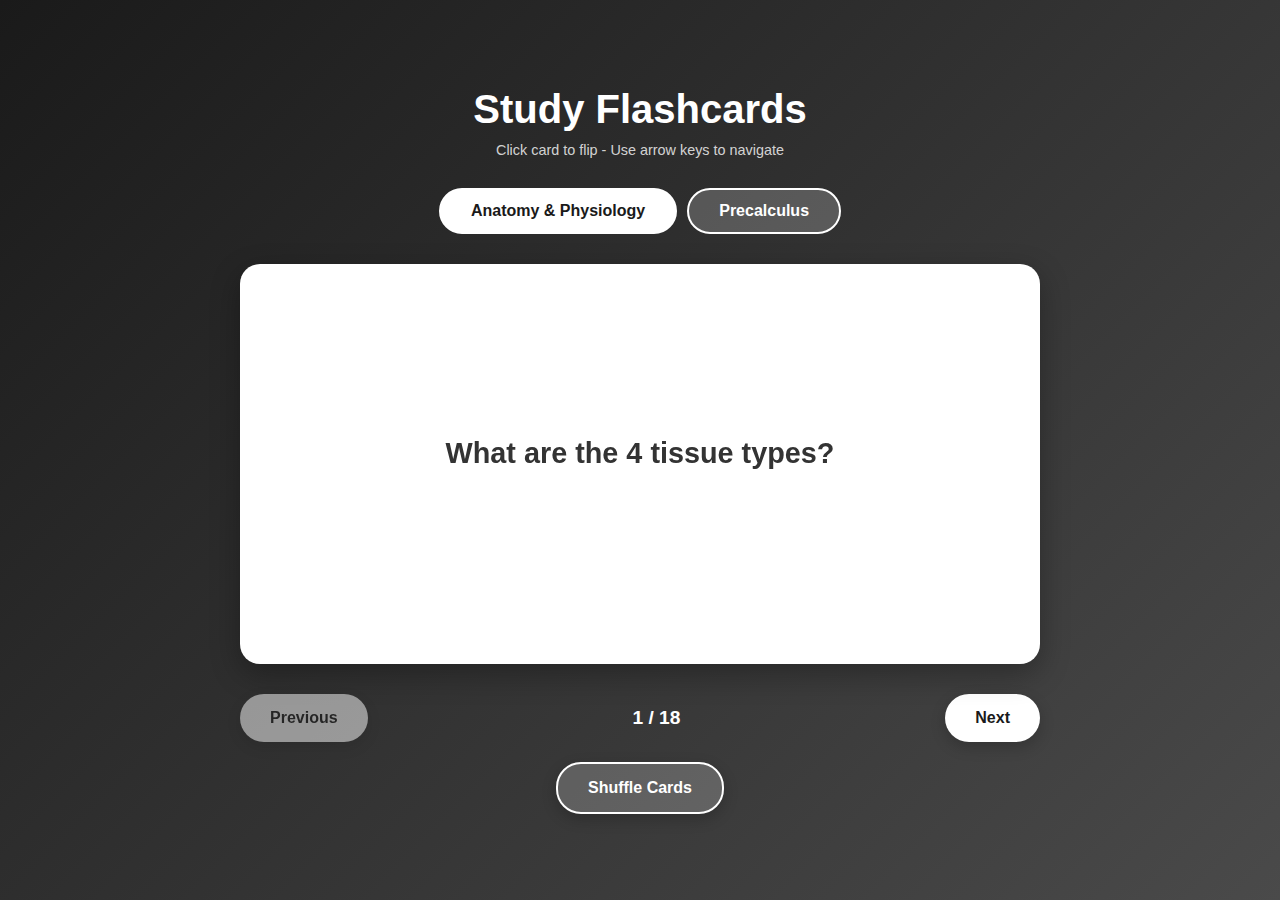
<file: index.html>
<!DOCTYPE html>
<html lang="en">
<head>
    <meta charset="UTF-8">
    <meta name="viewport" content="width=device-width, initial-scale=1.0">
    <title>Study Flashcards - Anatomy & Precalculus</title>
    <link rel="stylesheet" href="css/style.css">
</head>
<body>
    <div class="container">
        <div class="header">
            <h1>Study Flashcards</h1>
            <p class="hint">Click card to flip - Use arrow keys to navigate</p>
        </div>

        <div class="subject-tabs">
            <button class="tab active" onclick="switchSubject('anatomy')">Anatomy & Physiology</button>
            <button class="tab" onclick="switchSubject('precalc')">Precalculus</button>
        </div>

        <div class="card-container">
            <div class="card" onclick="flipCard()">
                <div class="card-face card-front">
                    <h2 id="question"></h2>
                </div>
                <div class="card-face card-back">
                    <div id="answer"></div>
                </div>
            </div>
        </div>

        <div class="controls">
            <button class="btn" onclick="previousCard()" id="prevBtn">Previous</button>
            <div class="progress">
                <span id="current">1</span> / <span id="total">0</span>
            </div>
            <button class="btn" onclick="nextCard()" id="nextBtn">Next</button>
        </div>

        <div style="text-align: center;">
            <button class="btn shuffle-btn" onclick="shuffleCards()">Shuffle Cards</button>
        </div>
    </div>

    <script>
        const flashcards = {
            anatomy: [
                {
                    q: "What are the 4 tissue types?",
                    a: "<ul><li><strong>Epithelial:</strong> Covers surfaces, protection/absorption</li><li><strong>Connective:</strong> Support, binds (bone, blood, fat)</li><li><strong>Muscle:</strong> Movement (skeletal, cardiac, smooth)</li><li><strong>Nervous:</strong> Communication (neurons, glial cells)</li></ul>"
                },
                {
                    q: "Name the 4 chambers of the heart",
                    a: "<ul><li>Right Atrium (RA)</li><li>Right Ventricle (RV)</li><li>Left Atrium (LA)</li><li>Left Ventricle (LV)</li></ul><p><strong>Flow:</strong> Veins - RA - RV - Lungs - LA - LV - Arteries - Body</p>"
                },
                {
                    q: "Respiratory system pathway",
                    a: "<p>Nose/Mouth - Pharynx - Larynx - Trachea - Bronchi - Lungs - Alveoli</p><p><strong>Gas exchange:</strong> O2 in, CO2 out (diffusion at alveoli)</p>"
                },
                {
                    q: "Digestive system pathway",
                    a: "<p>Mouth - Esophagus - Stomach - Small intestine - Large intestine - Rectum</p><p><strong>Key enzymes:</strong> Amylase (carbs), Pepsin (protein), Lipase (fats)</p>"
                },
                {
                    q: "What is homeostasis?",
                    a: "<p>Body maintains stable internal environment</p><ul><li><strong>Negative feedback:</strong> Response reverses stimulus (like a thermostat)</li><li><strong>Positive feedback:</strong> Response amplifies stimulus (childbirth contractions)</li></ul>"
                },
                {
                    q: "Parts of a neuron",
                    a: "<ul><li><strong>Dendrites:</strong> Receive signals</li><li><strong>Cell body:</strong> Contains nucleus</li><li><strong>Axon:</strong> Sends signals away</li><li><strong>Synapse:</strong> Gap between neurons (chemical/electrical transmission)</li></ul>"
                },
                {
                    q: "Directional terms: Superior vs Inferior",
                    a: "<ul><li><strong>Superior:</strong> Above (head is superior to feet)</li><li><strong>Inferior:</strong> Below (feet are inferior to head)</li></ul>"
                },
                {
                    q: "Directional terms: Anterior vs Posterior",
                    a: "<ul><li><strong>Anterior:</strong> Front (nose is anterior)</li><li><strong>Posterior:</strong> Back (spine is posterior)</li></ul>"
                },
                {
                    q: "Directional terms: Proximal vs Distal",
                    a: "<ul><li><strong>Proximal:</strong> Near point of attachment (shoulder is proximal to hand)</li><li><strong>Distal:</strong> Far from point of attachment (hand is distal to shoulder)</li></ul>"
                },
                {
                    q: "What are the 3 body planes?",
                    a: "<ul><li><strong>Sagittal:</strong> Divides left/right</li><li><strong>Frontal (Coronal):</strong> Divides front/back</li><li><strong>Transverse:</strong> Divides top/bottom</li></ul>"
                },
                {
                    q: "Cranial nerves mnemonic",
                    a: "<p><strong>'Oh Oh Oh To Touch And Feel Very Good Velvet AH'</strong></p><ol><li>Olfactory</li><li>Optic</li><li>Oculomotor</li><li>Trochlear</li><li>Trigeminal</li><li>Abducens</li><li>Facial</li><li>Vestibulocochlear</li><li>Glossopharyngeal</li><li>Vagus</li><li>Accessory</li><li>Hypoglossal</li></ol>"
                },
                {
                    q: "Key cell organelles and functions",
                    a: "<ul><li><strong>Nucleus:</strong> DNA/control center</li><li><strong>Mitochondria:</strong> Energy (ATP)</li><li><strong>Ribosomes:</strong> Protein synthesis</li><li><strong>ER:</strong> Transport, protein/lipid synthesis</li><li><strong>Golgi:</strong> Package/modify proteins</li><li><strong>Lysosomes:</strong> Digestion/cleanup</li></ul>"
                },
                {
                    q: "Types of muscle tissue",
                    a: "<ul><li><strong>Skeletal:</strong> Voluntary, attached to bones, striated</li><li><strong>Cardiac:</strong> Involuntary, heart only, striated, branched</li><li><strong>Smooth:</strong> Involuntary, organs/vessels, non-striated</li></ul>"
                },
                {
                    q: "Kidney function and nephron",
                    a: "<p><strong>Function:</strong> Filter blood, remove waste (urea), regulate water/electrolytes</p><p><strong>Nephron:</strong> Functional unit</p><ul><li>Filtration</li><li>Reabsorption</li><li>Secretion</li></ul>"
                },
                {
                    q: "Major endocrine glands",
                    a: "<ul><li><strong>Pituitary:</strong> Master gland</li><li><strong>Thyroid:</strong> Metabolism</li><li><strong>Adrenal:</strong> Stress response</li><li><strong>Pancreas:</strong> Blood sugar (insulin)</li><li><strong>Gonads:</strong> Sex hormones</li></ul>"
                },
                {
                    q: "DNA to Protein: Central Dogma",
                    a: "<p><strong>DNA → RNA → Protein</strong></p><ul><li><strong>Transcription:</strong> DNA → mRNA (in nucleus)</li><li><strong>Translation:</strong> mRNA → Protein (at ribosomes)</li><li>DNA bases: A, T, G, C</li><li>RNA bases: A, U, G, C</li></ul>"
                },
                {
                    q: "Cellular respiration overview",
                    a: "<p><strong>Glucose → ATP (energy)</strong></p><ul><li><strong>Glycolysis:</strong> Cytoplasm, 2 ATP</li><li><strong>Krebs Cycle:</strong> Mitochondria</li><li><strong>Electron Transport Chain:</strong> ~34 ATP</li><li><strong>Total:</strong> ~36-38 ATP per glucose</li></ul><p><strong>Anaerobic:</strong> Fermentation (no oxygen)</p>"
                },
                {
                    q: "Plasma membrane structure",
                    a: "<p><strong>Fluid mosaic model</strong></p><ul><li><strong>Phospholipid bilayer:</strong> Hydrophilic heads out, hydrophobic tails in</li><li><strong>Proteins:</strong> Embedded throughout</li><li><strong>Selective permeability:</strong> Controls what enters/exits</li><li>Transport: Diffusion, osmosis, active transport</li></ul>"
                }
            ],
            precalc: [
                {
                    q: "Quadratic formula",
                    a: "<p><code>x = [-b ± √(b² - 4ac)] / (2a)</code></p><p><strong>Discriminant (b² - 4ac):</strong></p><ul><li>Positive: 2 real roots</li><li>Zero: 1 real root</li><li>Negative: No real roots (2 complex)</li></ul>"
                },
                {
                    q: "Function transformations",
                    a: "<ul><li><code>f(x) + k</code>: Shift UP k units</li><li><code>f(x) - k</code>: Shift DOWN k units</li><li><code>f(x + h)</code>: Shift LEFT h units</li><li><code>f(x - h)</code>: Shift RIGHT h units</li><li><code>-f(x)</code>: Reflect over x-axis</li><li><code>f(-x)</code>: Reflect over y-axis</li><li><code>a·f(x)</code>: Vertical stretch/compress</li></ul>"
                },
                {
                    q: "Properties of exponents",
                    a: "<ul><li><code>xᵃ · xᵇ = xᵃ⁺ᵇ</code></li><li><code>xᵃ / xᵇ = xᵃ⁻ᵇ</code></li><li><code>(xᵃ)ᵇ = xᵃᵇ</code></li><li><code>(xy)ᵃ = xᵃyᵃ</code></li><li><code>x⁰ = 1</code></li><li><code>x⁻ᵃ = 1/xᵃ</code></li></ul>"
                },
                {
                    q: "Log properties",
                    a: "<ul><li><code>log(xy) = log(x) + log(y)</code></li><li><code>log(x/y) = log(x) - log(y)</code></li><li><code>log(xⁿ) = n·log(x)</code></li><li><code>logₐ(a) = 1</code></li><li><code>logₐ(1) = 0</code></li></ul><p><strong>Change of base:</strong> <code>logₐ(x) = log(x)/log(a)</code></p>"
                },
                {
                    q: "Unit circle: sin, cos, tan at 0°",
                    a: "<ul><li>sin(0°) = 0</li><li>cos(0°) = 1</li><li>tan(0°) = 0</li></ul>"
                },
                {
                    q: "Unit circle: sin, cos, tan at 30°",
                    a: "<ul><li>sin(30°) = 1/2</li><li>cos(30°) = √3/2</li><li>tan(30°) = √3/3</li></ul>"
                },
                {
                    q: "Unit circle: sin, cos, tan at 45°",
                    a: "<ul><li>sin(45°) = √2/2</li><li>cos(45°) = √2/2</li><li>tan(45°) = 1</li></ul>"
                },
                {
                    q: "Unit circle: sin, cos, tan at 60°",
                    a: "<ul><li>sin(60°) = √3/2</li><li>cos(60°) = 1/2</li><li>tan(60°) = √3</li></ul>"
                },
                {
                    q: "Unit circle: sin, cos, tan at 90°",
                    a: "<ul><li>sin(90°) = 1</li><li>cos(90°) = 0</li><li>tan(90°) = undefined</li></ul>"
                },
                {
                    q: "Pythagorean identities",
                    a: "<ul><li><code>sin²(θ) + cos²(θ) = 1</code></li><li><code>tan²(θ) + 1 = sec²(θ)</code></li><li><code>1 + cot²(θ) = csc²(θ)</code></li></ul>"
                },
                {
                    q: "Trig function definitions (SOH CAH TOA)",
                    a: "<ul><li><code>sin(θ) = opposite/hypotenuse</code></li><li><code>cos(θ) = adjacent/hypotenuse</code></li><li><code>tan(θ) = opposite/adjacent</code></li></ul><p><strong>Reciprocals:</strong></p><ul><li><code>csc = 1/sin</code></li><li><code>sec = 1/cos</code></li><li><code>cot = 1/tan</code></li></ul>"
                },
                {
                    q: "Rational function asymptotes",
                    a: "<p>For <code>f(x) = P(x)/Q(x)</code>:</p><p><strong>Vertical asymptote:</strong> Set <code>Q(x) = 0</code></p><p><strong>Horizontal asymptote:</strong></p><ul><li>deg(P) < deg(Q): y = 0</li><li>deg(P) = deg(Q): y = leading coeff ratio</li><li>deg(P) > deg(Q): No horizontal asymptote</li></ul>"
                },
                {
                    q: "Arithmetic sequence formulas",
                    a: "<p><strong>nth term:</strong> <code>aₙ = a₁ + (n-1)d</code></p><p><strong>Sum of n terms:</strong> <code>Sₙ = n/2(a₁ + aₙ)</code></p><p>or <code>Sₙ = n/2(2a₁ + (n-1)d)</code></p>"
                },
                {
                    q: "Geometric sequence formulas",
                    a: "<p><strong>nth term:</strong> <code>aₙ = a₁·rⁿ⁻¹</code></p><p><strong>Sum of n terms:</strong> <code>Sₙ = a₁(1 - rⁿ)/(1 - r)</code></p><p><strong>Infinite sum (|r| < 1):</strong> <code>S = a₁/(1 - r)</code></p>"
                },
                {
                    q: "Permutations vs Combinations",
                    a: "<p><strong>Permutations (order matters):</strong></p><p><code>ₙPᵣ = n!/(n-r)!</code></p><p><strong>Combinations (order doesn't matter):</strong></p><p><code>ₙCᵣ = n!/[r!(n-r)!]</code></p>"
                },
                {
                    q: "Exponential growth/decay",
                    a: "<p><strong>Growth:</strong> <code>A = A₀(1 + r)ᵗ</code></p><p><strong>Decay:</strong> <code>A = A₀(1 - r)ᵗ</code></p><p><strong>Continuous:</strong> <code>A = A₀eᵏᵗ</code></p>"
                },
                {
                    q: "Vertex of quadratic",
                    a: "<p>For <code>f(x) = ax² + bx + c</code>:</p><p><strong>x-coordinate of vertex:</strong> <code>x = -b/(2a)</code></p><p>Then plug in to find y</p><p><strong>Axis of symmetry:</strong> <code>x = -b/(2a)</code></p>"
                },
                {
                    q: "Trig graph transformations",
                    a: "<p>For <code>y = a·sin(b(x - c)) + d</code>:</p><ul><li><strong>a:</strong> Amplitude</li><li><strong>b:</strong> Affects period (Period = 2π/b)</li><li><strong>c:</strong> Horizontal shift (phase shift)</li><li><strong>d:</strong> Vertical shift</li></ul>"
                },
                {
                    q: "Double angle formulas",
                    a: "<ul><li><code>sin(2θ) = 2sin(θ)cos(θ)</code></li><li><code>cos(2θ) = cos²(θ) - sin²(θ)</code></li></ul>"
                }
            ]
        };

        let currentSubject = 'anatomy';
        let currentIndex = 0;
        let currentDeck = [...flashcards.anatomy];

        function updateCard() {
            const card = currentDeck[currentIndex];
            document.getElementById('question').innerHTML = card.q;
            document.getElementById('answer').innerHTML = card.a;
            document.getElementById('current').textContent = currentIndex + 1;
            document.getElementById('total').textContent = currentDeck.length;

            document.querySelector('.card').classList.remove('flipped');

            document.getElementById('prevBtn').disabled = currentIndex === 0;
            document.getElementById('nextBtn').disabled = currentIndex === currentDeck.length - 1;
        }

        function flipCard() {
            document.querySelector('.card').classList.toggle('flipped');
        }

        function nextCard() {
            if (currentIndex < currentDeck.length - 1) {
                currentIndex++;
                updateCard();
            }
        }

        function previousCard() {
            if (currentIndex > 0) {
                currentIndex--;
                updateCard();
            }
        }

        function switchSubject(subject) {
            currentSubject = subject;
            currentDeck = [...flashcards[subject]];
            currentIndex = 0;

            document.querySelectorAll('.tab').forEach(tab => tab.classList.remove('active'));
            event.target.classList.add('active');

            updateCard();
        }

        function shuffleCards() {
            for (let i = currentDeck.length - 1; i > 0; i--) {
                const j = Math.floor(Math.random() * (i + 1));
                [currentDeck[i], currentDeck[j]] = [currentDeck[j], currentDeck[i]];
            }
            currentIndex = 0;
            updateCard();
        }

        document.addEventListener('keydown', (e) => {
            if (e.key === 'ArrowRight') nextCard();
            if (e.key === 'ArrowLeft') previousCard();
            if (e.key === ' ' || e.key === 'Enter') {
                e.preventDefault();
                flipCard();
            }
        });

        updateCard();
    </script>
</body>
</html>
</file>
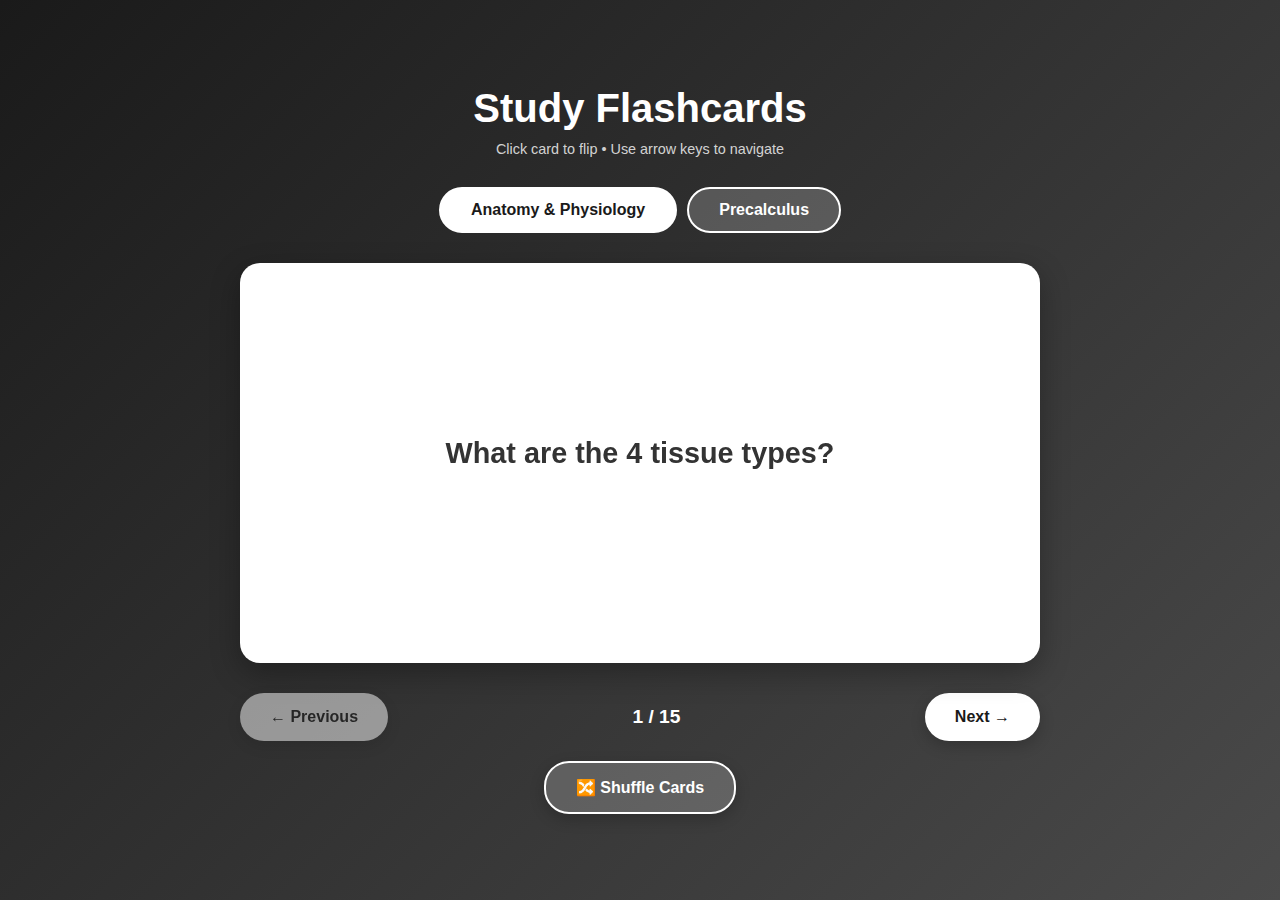
<file: study_flashcards.html>
<!DOCTYPE html>
<html lang="en">
<head>
    <meta charset="UTF-8">
    <meta name="viewport" content="width=device-width, initial-scale=1.0">
    <title>Study Flashcards - Anatomy & Precalculus</title>
    <style>
        * {
            margin: 0;
            padding: 0;
            box-sizing: border-box;
        }

        /* Mobile-first base styles */
        body {
            font-family: -apple-system, BlinkMacSystemFont, 'Segoe UI', Roboto, Oxygen, Ubuntu, Cantarell, sans-serif;
            background: linear-gradient(135deg, #1a1a1a 0%, #4a4a4a 100%);
            min-height: 100vh;
            display: flex;
            justify-content: center;
            align-items: center;
            padding: 15px;
        }

        .container {
            max-width: 800px;
            width: 100%;
        }

        .header {
            text-align: center;
            color: white;
            margin-bottom: 20px;
        }

        .header h1 {
            font-size: 1.75rem;
            margin-bottom: 8px;
        }

        .subject-tabs {
            display: flex;
            gap: 8px;
            justify-content: center;
            margin-bottom: 20px;
            flex-wrap: wrap;
        }

        .tab {
            background: rgba(255, 255, 255, 0.2);
            color: white;
            border: 2px solid white;
            padding: 10px 20px;
            border-radius: 25px;
            cursor: pointer;
            font-size: 0.9rem;
            font-weight: 600;
            transition: all 0.3s;
            white-space: nowrap;
        }

        .tab:hover {
            background: rgba(255, 255, 255, 0.3);
        }

        .tab.active {
            background: white;
            color: #1a1a1a;
        }

        .card-container {
            perspective: 1000px;
            margin-bottom: 20px;
        }

        .card {
            background: white;
            border-radius: 15px;
            padding: 30px 20px;
            min-height: 350px;
            box-shadow: 0 10px 30px rgba(0, 0, 0, 0.3);
            cursor: pointer;
            transition: transform 0.6s;
            transform-style: preserve-3d;
            position: relative;
        }

        .card.flipped {
            transform: rotateY(180deg);
        }

        .card-face {
            backface-visibility: hidden;
            position: absolute;
            top: 0;
            left: 0;
            width: 100%;
            height: 100%;
            padding: 30px 20px;
            display: flex;
            flex-direction: column;
            justify-content: center;
            align-items: center;
            text-align: center;
            overflow-y: auto;
        }

        .card-back {
            transform: rotateY(180deg);
        }

        .card h2 {
            font-size: 1.3rem;
            color: #333;
            margin-bottom: 15px;
        }

        .card p, .card ul {
            font-size: 0.95rem;
            color: #666;
            line-height: 1.6;
            text-align: left;
        }

        .card ul {
            list-style-position: inside;
        }

        .card li {
            margin-bottom: 6px;
        }

        .controls {
            display: flex;
            justify-content: space-between;
            align-items: center;
            gap: 10px;
        }

        .btn {
            background: white;
            color: #1a1a1a;
            border: none;
            padding: 12px 20px;
            border-radius: 25px;
            font-size: 0.9rem;
            font-weight: 600;
            cursor: pointer;
            transition: all 0.3s;
            box-shadow: 0 5px 15px rgba(0, 0, 0, 0.2);
        }

        .btn:hover {
            transform: translateY(-2px);
            box-shadow: 0 8px 20px rgba(0, 0, 0, 0.3);
        }

        .btn:active {
            transform: translateY(0);
        }

        .btn:disabled {
            opacity: 0.5;
            cursor: not-allowed;
        }

        .progress {
            color: white;
            font-size: 1rem;
            font-weight: 600;
        }

        .shuffle-btn {
            background: rgba(255, 255, 255, 0.2);
            color: white;
            border: 2px solid white;
            margin-top: 15px;
            width: 100%;
        }

        .hint {
            color: rgba(255, 255, 255, 0.8);
            margin-top: 8px;
            font-size: 0.8rem;
        }

        /* Tablet breakpoint - 600px and up */
        @media (min-width: 600px) {
            body {
                padding: 20px;
            }

            .header {
                margin-bottom: 25px;
            }

            .header h1 {
                font-size: 2rem;
            }

            .subject-tabs {
                gap: 10px;
                margin-bottom: 25px;
            }

            .tab {
                padding: 12px 25px;
                font-size: 0.95rem;
            }

            .card {
                border-radius: 18px;
                padding: 40px 30px;
                min-height: 380px;
            }

            .card-face {
                padding: 40px 30px;
            }

            .card h2 {
                font-size: 1.5rem;
                margin-bottom: 18px;
            }

            .card p, .card ul {
                font-size: 1rem;
                line-height: 1.7;
            }

            .card li {
                margin-bottom: 7px;
            }

            .btn {
                padding: 13px 25px;
                font-size: 0.95rem;
            }

            .progress {
                font-size: 1.1rem;
            }

            .shuffle-btn {
                width: auto;
                margin-top: 18px;
            }

            .hint {
                font-size: 0.85rem;
            }
        }

        /* Desktop breakpoint - 900px and up */
        @media (min-width: 900px) {
            body {
                padding: 30px;
            }

            .header {
                margin-bottom: 30px;
            }

            .header h1 {
                font-size: 2.5rem;
                margin-bottom: 10px;
            }

            .subject-tabs {
                margin-bottom: 30px;
            }

            .tab {
                padding: 12px 30px;
                font-size: 1rem;
            }

            .card-container {
                margin-bottom: 30px;
            }

            .card {
                border-radius: 20px;
                padding: 60px 40px;
                min-height: 400px;
            }

            .card-face {
                padding: 60px 40px;
            }

            .card h2 {
                font-size: 1.8rem;
                margin-bottom: 20px;
            }

            .card p, .card ul {
                font-size: 1.1rem;
                line-height: 1.8;
            }

            .card li {
                margin-bottom: 8px;
            }

            .controls {
                gap: 20px;
            }

            .btn {
                padding: 15px 30px;
                font-size: 1rem;
            }

            .progress {
                font-size: 1.2rem;
            }

            .shuffle-btn {
                margin-top: 20px;
            }

            .hint {
                font-size: 0.9rem;
                margin-top: 10px;
            }
        }

        code {
            background: #f4f4f4;
            padding: 2px 6px;
            border-radius: 3px;
            font-family: 'Courier New', monospace;
        }
    </style>
</head>
<body>
    <div class="container">
        <div class="header">
            <h1>Study Flashcards</h1>
            <p class="hint">Click card to flip • Use arrow keys to navigate</p>
        </div>

        <div class="subject-tabs">
            <button class="tab active" onclick="switchSubject('anatomy')">Anatomy & Physiology</button>
            <button class="tab" onclick="switchSubject('precalc')">Precalculus</button>
        </div>

        <div class="card-container">
            <div class="card" onclick="flipCard()">
                <div class="card-face card-front">
                    <h2 id="question"></h2>
                </div>
                <div class="card-face card-back">
                    <div id="answer"></div>
                </div>
            </div>
        </div>

        <div class="controls">
            <button class="btn" onclick="previousCard()" id="prevBtn">← Previous</button>
            <div class="progress">
                <span id="current">1</span> / <span id="total">0</span>
            </div>
            <button class="btn" onclick="nextCard()" id="nextBtn">Next →</button>
        </div>

        <div style="text-align: center;">
            <button class="btn shuffle-btn" onclick="shuffleCards()">🔀 Shuffle Cards</button>
        </div>
    </div>

    <script>
        const flashcards = {
            anatomy: [
                {
                    q: "What are the 4 tissue types?",
                    a: "<ul><li><strong>Epithelial:</strong> Covers surfaces, protection/absorption</li><li><strong>Connective:</strong> Support, binds (bone, blood, fat)</li><li><strong>Muscle:</strong> Movement (skeletal, cardiac, smooth)</li><li><strong>Nervous:</strong> Communication (neurons, glial cells)</li></ul>"
                },
                {
                    q: "Name the 4 chambers of the heart",
                    a: "<ul><li>Right Atrium (RA)</li><li>Right Ventricle (RV)</li><li>Left Atrium (LA)</li><li>Left Ventricle (LV)</li></ul><p><strong>Flow:</strong> Veins → RA → RV → Lungs → LA → LV → Arteries → Body</p>"
                },
                {
                    q: "Respiratory system pathway",
                    a: "<p>Nose/Mouth → Pharynx → Larynx → Trachea → Bronchi → Lungs → Alveoli</p><p><strong>Gas exchange:</strong> O₂ in, CO₂ out (diffusion at alveoli)</p>"
                },
                {
                    q: "Digestive system pathway",
                    a: "<p>Mouth → Esophagus → Stomach → Small intestine → Large intestine → Rectum</p><p><strong>Key enzymes:</strong> Amylase (carbs), Pepsin (protein), Lipase (fats)</p>"
                },
                {
                    q: "What is homeostasis?",
                    a: "<p>Body maintains stable internal environment</p><ul><li><strong>Negative feedback:</strong> Response reverses stimulus (like a thermostat)</li><li><strong>Positive feedback:</strong> Response amplifies stimulus (childbirth contractions)</li></ul>"
                },
                {
                    q: "Parts of a neuron",
                    a: "<ul><li><strong>Dendrites:</strong> Receive signals</li><li><strong>Cell body:</strong> Contains nucleus</li><li><strong>Axon:</strong> Sends signals away</li><li><strong>Synapse:</strong> Gap between neurons (chemical/electrical transmission)</li></ul>"
                },
                {
                    q: "Directional terms: Superior vs Inferior",
                    a: "<ul><li><strong>Superior:</strong> Above (head is superior to feet)</li><li><strong>Inferior:</strong> Below (feet are inferior to head)</li></ul>"
                },
                {
                    q: "Directional terms: Anterior vs Posterior",
                    a: "<ul><li><strong>Anterior:</strong> Front (nose is anterior)</li><li><strong>Posterior:</strong> Back (spine is posterior)</li></ul>"
                },
                {
                    q: "Directional terms: Proximal vs Distal",
                    a: "<ul><li><strong>Proximal:</strong> Near point of attachment (shoulder is proximal to hand)</li><li><strong>Distal:</strong> Far from point of attachment (hand is distal to shoulder)</li></ul>"
                },
                {
                    q: "What are the 3 body planes?",
                    a: "<ul><li><strong>Sagittal:</strong> Divides left/right</li><li><strong>Frontal (Coronal):</strong> Divides front/back</li><li><strong>Transverse:</strong> Divides top/bottom</li></ul>"
                },
                {
                    q: "Cranial nerves mnemonic",
                    a: "<p><strong>'Oh Oh Oh To Touch And Feel Very Good Velvet AH'</strong></p><ol><li>Olfactory</li><li>Optic</li><li>Oculomotor</li><li>Trochlear</li><li>Trigeminal</li><li>Abducens</li><li>Facial</li><li>Vestibulocochlear</li><li>Glossopharyngeal</li><li>Vagus</li><li>Accessory</li><li>Hypoglossal</li></ol>"
                },
                {
                    q: "Key cell organelles and functions",
                    a: "<ul><li><strong>Nucleus:</strong> DNA/control center</li><li><strong>Mitochondria:</strong> Energy (ATP)</li><li><strong>Ribosomes:</strong> Protein synthesis</li><li><strong>ER:</strong> Transport, protein/lipid synthesis</li><li><strong>Golgi:</strong> Package/modify proteins</li><li><strong>Lysosomes:</strong> Digestion/cleanup</li></ul>"
                },
                {
                    q: "Types of muscle tissue",
                    a: "<ul><li><strong>Skeletal:</strong> Voluntary, attached to bones, striated</li><li><strong>Cardiac:</strong> Involuntary, heart only, striated, branched</li><li><strong>Smooth:</strong> Involuntary, organs/vessels, non-striated</li></ul>"
                },
                {
                    q: "Kidney function and nephron",
                    a: "<p><strong>Function:</strong> Filter blood, remove waste (urea), regulate water/electrolytes</p><p><strong>Nephron:</strong> Functional unit</p><ul><li>Filtration</li><li>Reabsorption</li><li>Secretion</li></ul>"
                },
                {
                    q: "Major endocrine glands",
                    a: "<ul><li><strong>Pituitary:</strong> Master gland</li><li><strong>Thyroid:</strong> Metabolism</li><li><strong>Adrenal:</strong> Stress response</li><li><strong>Pancreas:</strong> Blood sugar (insulin)</li><li><strong>Gonads:</strong> Sex hormones</li></ul>"
                }
            ],
            precalc: [
                {
                    q: "Quadratic formula",
                    a: "<p><code>x = [-b ± √(b² - 4ac)] / (2a)</code></p><p><strong>Discriminant (b² - 4ac):</strong></p><ul><li>Positive: 2 real roots</li><li>Zero: 1 real root</li><li>Negative: No real roots (2 complex)</li></ul>"
                },
                {
                    q: "Function transformations",
                    a: "<ul><li><code>f(x) + k</code>: Shift UP k units</li><li><code>f(x) - k</code>: Shift DOWN k units</li><li><code>f(x + h)</code>: Shift LEFT h units</li><li><code>f(x - h)</code>: Shift RIGHT h units</li><li><code>-f(x)</code>: Reflect over x-axis</li><li><code>f(-x)</code>: Reflect over y-axis</li><li><code>a·f(x)</code>: Vertical stretch/compress</li></ul>"
                },
                {
                    q: "Properties of exponents",
                    a: "<ul><li><code>xᵃ · xᵇ = xᵃ⁺ᵇ</code></li><li><code>xᵃ / xᵇ = xᵃ⁻ᵇ</code></li><li><code>(xᵃ)ᵇ = xᵃᵇ</code></li><li><code>(xy)ᵃ = xᵃyᵃ</code></li><li><code>x⁰ = 1</code></li><li><code>x⁻ᵃ = 1/xᵃ</code></li></ul>"
                },
                {
                    q: "Log properties",
                    a: "<ul><li><code>log(xy) = log(x) + log(y)</code></li><li><code>log(x/y) = log(x) - log(y)</code></li><li><code>log(xⁿ) = n·log(x)</code></li><li><code>logₐ(a) = 1</code></li><li><code>logₐ(1) = 0</code></li></ul><p><strong>Change of base:</strong> <code>logₐ(x) = log(x)/log(a)</code></p>"
                },
                {
                    q: "Unit circle: sin, cos, tan at 0°",
                    a: "<ul><li>sin(0°) = 0</li><li>cos(0°) = 1</li><li>tan(0°) = 0</li></ul>"
                },
                {
                    q: "Unit circle: sin, cos, tan at 30°",
                    a: "<ul><li>sin(30°) = 1/2</li><li>cos(30°) = √3/2</li><li>tan(30°) = √3/3</li></ul>"
                },
                {
                    q: "Unit circle: sin, cos, tan at 45°",
                    a: "<ul><li>sin(45°) = √2/2</li><li>cos(45°) = √2/2</li><li>tan(45°) = 1</li></ul>"
                },
                {
                    q: "Unit circle: sin, cos, tan at 60°",
                    a: "<ul><li>sin(60°) = √3/2</li><li>cos(60°) = 1/2</li><li>tan(60°) = √3</li></ul>"
                },
                {
                    q: "Unit circle: sin, cos, tan at 90°",
                    a: "<ul><li>sin(90°) = 1</li><li>cos(90°) = 0</li><li>tan(90°) = undefined</li></ul>"
                },
                {
                    q: "Pythagorean identities",
                    a: "<ul><li><code>sin²(θ) + cos²(θ) = 1</code></li><li><code>tan²(θ) + 1 = sec²(θ)</code></li><li><code>1 + cot²(θ) = csc²(θ)</code></li></ul>"
                },
                {
                    q: "Trig function definitions (SOH CAH TOA)",
                    a: "<ul><li><code>sin(θ) = opposite/hypotenuse</code></li><li><code>cos(θ) = adjacent/hypotenuse</code></li><li><code>tan(θ) = opposite/adjacent</code></li></ul><p><strong>Reciprocals:</strong></p><ul><li><code>csc = 1/sin</code></li><li><code>sec = 1/cos</code></li><li><code>cot = 1/tan</code></li></ul>"
                },
                {
                    q: "Rational function asymptotes",
                    a: "<p>For <code>f(x) = P(x)/Q(x)</code>:</p><p><strong>Vertical asymptote:</strong> Set <code>Q(x) = 0</code></p><p><strong>Horizontal asymptote:</strong></p><ul><li>deg(P) < deg(Q): y = 0</li><li>deg(P) = deg(Q): y = leading coeff ratio</li><li>deg(P) > deg(Q): No horizontal asymptote</li></ul>"
                },
                {
                    q: "Arithmetic sequence formulas",
                    a: "<p><strong>nth term:</strong> <code>aₙ = a₁ + (n-1)d</code></p><p><strong>Sum of n terms:</strong> <code>Sₙ = n/2(a₁ + aₙ)</code></p><p>or <code>Sₙ = n/2(2a₁ + (n-1)d)</code></p>"
                },
                {
                    q: "Geometric sequence formulas",
                    a: "<p><strong>nth term:</strong> <code>aₙ = a₁·rⁿ⁻¹</code></p><p><strong>Sum of n terms:</strong> <code>Sₙ = a₁(1 - rⁿ)/(1 - r)</code></p><p><strong>Infinite sum (|r| < 1):</strong> <code>S = a₁/(1 - r)</code></p>"
                },
                {
                    q: "Permutations vs Combinations",
                    a: "<p><strong>Permutations (order matters):</strong></p><p><code>ₙPᵣ = n!/(n-r)!</code></p><p><strong>Combinations (order doesn't matter):</strong></p><p><code>ₙCᵣ = n!/[r!(n-r)!]</code></p>"
                },
                {
                    q: "Exponential growth/decay",
                    a: "<p><strong>Growth:</strong> <code>A = A₀(1 + r)ᵗ</code></p><p><strong>Decay:</strong> <code>A = A₀(1 - r)ᵗ</code></p><p><strong>Continuous:</strong> <code>A = A₀eᵏᵗ</code></p>"
                },
                {
                    q: "Vertex of quadratic",
                    a: "<p>For <code>f(x) = ax² + bx + c</code>:</p><p><strong>x-coordinate of vertex:</strong> <code>x = -b/(2a)</code></p><p>Then plug in to find y</p><p><strong>Axis of symmetry:</strong> <code>x = -b/(2a)</code></p>"
                },
                {
                    q: "Trig graph transformations",
                    a: "<p>For <code>y = a·sin(b(x - c)) + d</code>:</p><ul><li><strong>a:</strong> Amplitude</li><li><strong>b:</strong> Affects period (Period = 2π/b)</li><li><strong>c:</strong> Horizontal shift (phase shift)</li><li><strong>d:</strong> Vertical shift</li></ul>"
                },
                {
                    q: "Double angle formulas",
                    a: "<ul><li><code>sin(2θ) = 2sin(θ)cos(θ)</code></li><li><code>cos(2θ) = cos²(θ) - sin²(θ)</code></li></ul>"
                }
            ]
        };

        let currentSubject = 'anatomy';
        let currentIndex = 0;
        let currentDeck = [...flashcards.anatomy];

        function updateCard() {
            const card = currentDeck[currentIndex];
            document.getElementById('question').innerHTML = card.q;
            document.getElementById('answer').innerHTML = card.a;
            document.getElementById('current').textContent = currentIndex + 1;
            document.getElementById('total').textContent = currentDeck.length;

            document.querySelector('.card').classList.remove('flipped');

            document.getElementById('prevBtn').disabled = currentIndex === 0;
            document.getElementById('nextBtn').disabled = currentIndex === currentDeck.length - 1;
        }

        function flipCard() {
            document.querySelector('.card').classList.toggle('flipped');
        }

        function nextCard() {
            if (currentIndex < currentDeck.length - 1) {
                currentIndex++;
                updateCard();
            }
        }

        function previousCard() {
            if (currentIndex > 0) {
                currentIndex--;
                updateCard();
            }
        }

        function switchSubject(subject) {
            currentSubject = subject;
            currentDeck = [...flashcards[subject]];
            currentIndex = 0;

            document.querySelectorAll('.tab').forEach(tab => tab.classList.remove('active'));
            event.target.classList.add('active');

            updateCard();
        }

        function shuffleCards() {
            for (let i = currentDeck.length - 1; i > 0; i--) {
                const j = Math.floor(Math.random() * (i + 1));
                [currentDeck[i], currentDeck[j]] = [currentDeck[j], currentDeck[i]];
            }
            currentIndex = 0;
            updateCard();
        }

        document.addEventListener('keydown', (e) => {
            if (e.key === 'ArrowRight') nextCard();
            if (e.key === 'ArrowLeft') previousCard();
            if (e.key === ' ' || e.key === 'Enter') {
                e.preventDefault();
                flipCard();
            }
        });

        updateCard();
    </script>
</body>
</html>
</file>
<file: css/style.css>
* {
    margin: 0;
    padding: 0;
    box-sizing: border-box;
}

/* Mobile-first base styles */
body {
    font-family: -apple-system, BlinkMacSystemFont, 'Segoe UI', Roboto, Oxygen, Ubuntu, Cantarell, sans-serif;
    background: linear-gradient(135deg, #1a1a1a 0%, #4a4a4a 100%);
    min-height: 100vh;
    display: flex;
    justify-content: center;
    align-items: center;
    padding: 15px;
}

.container {
    max-width: 800px;
    width: 100%;
}

.header {
    text-align: center;
    color: white;
    margin-bottom: 20px;
}

.header h1 {
    font-size: 1.75rem;
    margin-bottom: 8px;
}

.subject-tabs {
    display: flex;
    gap: 8px;
    justify-content: center;
    margin-bottom: 20px;
    flex-wrap: wrap;
}

.tab {
    background: rgba(255, 255, 255, 0.2);
    color: white;
    border: 2px solid white;
    padding: 10px 20px;
    border-radius: 25px;
    cursor: pointer;
    font-size: 0.9rem;
    font-weight: 600;
    transition: all 0.3s;
    white-space: nowrap;
}

.tab:hover {
    background: rgba(255, 255, 255, 0.3);
}

.tab.active {
    background: white;
    color: #1a1a1a;
}

.card-container {
    perspective: 1000px;
    margin-bottom: 20px;
}

.card {
    background: white;
    border-radius: 15px;
    padding: 30px 20px;
    min-height: 350px;
    box-shadow: 0 10px 30px rgba(0, 0, 0, 0.3);
    cursor: pointer;
    transition: transform 0.6s;
    transform-style: preserve-3d;
    position: relative;
}

.card.flipped {
    transform: rotateY(180deg);
}

.card-face {
    backface-visibility: hidden;
    position: absolute;
    top: 0;
    left: 0;
    width: 100%;
    height: 100%;
    padding: 30px 20px;
    display: flex;
    flex-direction: column;
    justify-content: center;
    align-items: center;
    text-align: center;
    overflow-y: auto;
}

.card-back {
    transform: rotateY(180deg);
}

.card h2 {
    font-size: 1.3rem;
    color: #333;
    margin-bottom: 15px;
}

.card p, .card ul {
    font-size: 0.95rem;
    color: #666;
    line-height: 1.6;
    text-align: left;
}

.card ul {
    list-style-position: inside;
}

.card li {
    margin-bottom: 6px;
}

.controls {
    display: flex;
    justify-content: space-between;
    align-items: center;
    gap: 10px;
}

.btn {
    background: white;
    color: #1a1a1a;
    border: none;
    padding: 12px 20px;
    border-radius: 25px;
    font-size: 0.9rem;
    font-weight: 600;
    cursor: pointer;
    transition: all 0.3s;
    box-shadow: 0 5px 15px rgba(0, 0, 0, 0.2);
}

.btn:hover {
    transform: translateY(-2px);
    box-shadow: 0 8px 20px rgba(0, 0, 0, 0.3);
}

.btn:active {
    transform: translateY(0);
}

.btn:disabled {
    opacity: 0.5;
    cursor: not-allowed;
}

.progress {
    color: white;
    font-size: 1rem;
    font-weight: 600;
}

.shuffle-btn {
    background: rgba(255, 255, 255, 0.2);
    color: white;
    border: 2px solid white;
    margin-top: 15px;
    width: 100%;
}

.hint {
    color: rgba(255, 255, 255, 0.8);
    margin-top: 8px;
    font-size: 0.8rem;
}

/* Tablet breakpoint - 600px and up */
@media (min-width: 600px) {
    body {
        padding: 20px;
    }

    .header {
        margin-bottom: 25px;
    }

    .header h1 {
        font-size: 2rem;
    }

    .subject-tabs {
        gap: 10px;
        margin-bottom: 25px;
    }

    .tab {
        padding: 12px 25px;
        font-size: 0.95rem;
    }

    .card {
        border-radius: 18px;
        padding: 40px 30px;
        min-height: 380px;
    }

    .card-face {
        padding: 40px 30px;
    }

    .card h2 {
        font-size: 1.5rem;
        margin-bottom: 18px;
    }

    .card p, .card ul {
        font-size: 1rem;
        line-height: 1.7;
    }

    .card li {
        margin-bottom: 7px;
    }

    .btn {
        padding: 13px 25px;
        font-size: 0.95rem;
    }

    .progress {
        font-size: 1.1rem;
    }

    .shuffle-btn {
        width: auto;
        margin-top: 18px;
    }

    .hint {
        font-size: 0.85rem;
    }
}

/* Desktop breakpoint - 900px and up */
@media (min-width: 900px) {
    body {
        padding: 30px;
    }

    .header {
        margin-bottom: 30px;
    }

    .header h1 {
        font-size: 2.5rem;
        margin-bottom: 10px;
    }

    .subject-tabs {
        margin-bottom: 30px;
    }

    .tab {
        padding: 12px 30px;
        font-size: 1rem;
    }

    .card-container {
        margin-bottom: 30px;
    }

    .card {
        border-radius: 20px;
        padding: 60px 40px;
        min-height: 400px;
    }

    .card-face {
        padding: 60px 40px;
    }

    .card h2 {
        font-size: 1.8rem;
        margin-bottom: 20px;
    }

    .card p, .card ul {
        font-size: 1.1rem;
        line-height: 1.8;
    }

    .card li {
        margin-bottom: 8px;
    }

    .controls {
        gap: 20px;
    }

    .btn {
        padding: 15px 30px;
        font-size: 1rem;
    }

    .progress {
        font-size: 1.2rem;
    }

    .shuffle-btn {
        margin-top: 20px;
    }

    .hint {
        font-size: 0.9rem;
        margin-top: 10px;
    }
}

code {
    background: #f4f4f4;
    padding: 2px 6px;
    border-radius: 3px;
    font-family: 'Courier New', monospace;
}
</file>
